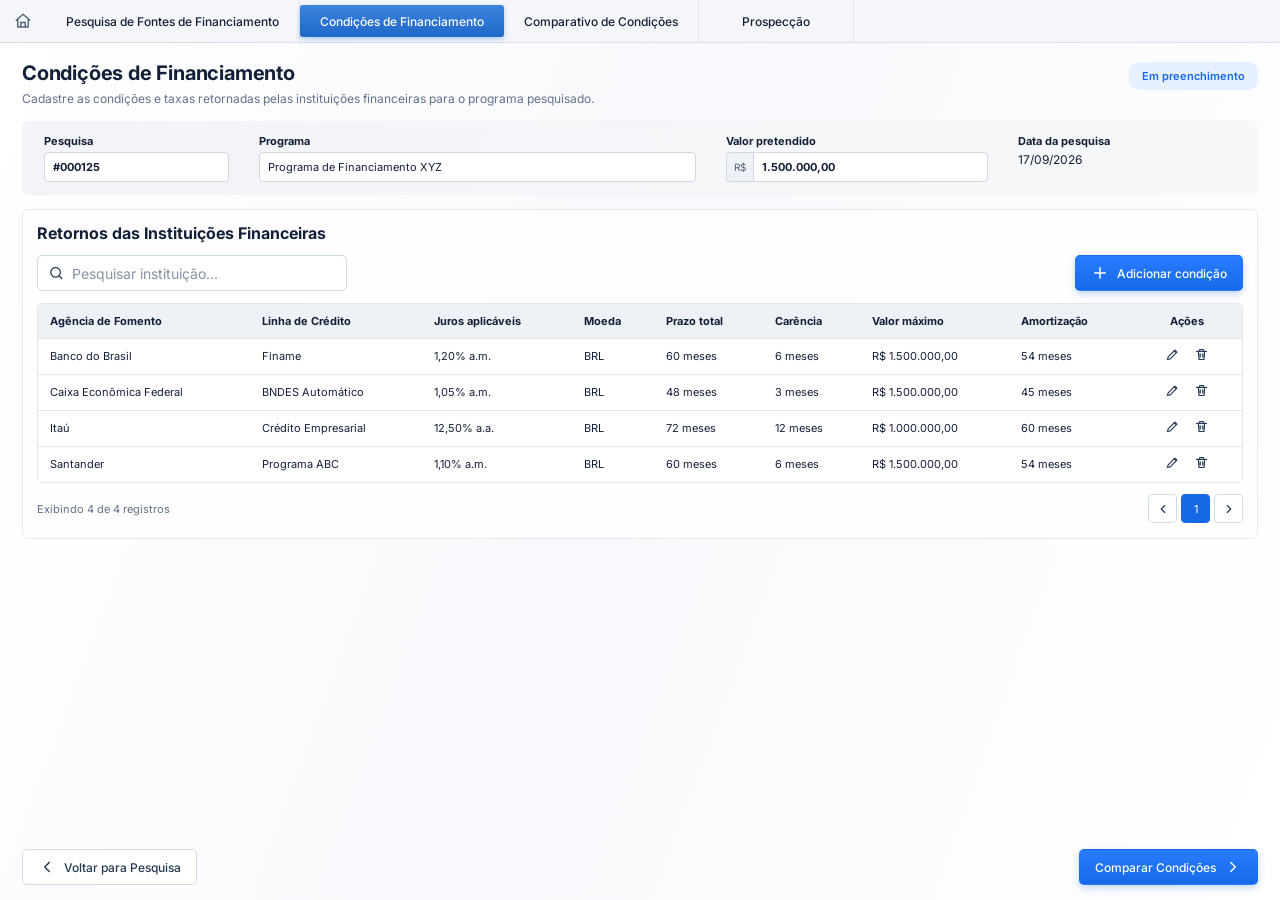
<file: index.html>
<!doctype html>
<html lang="pt-BR">
  <head>
    <meta charset="UTF-8" />
    <meta name="viewport" content="width=device-width, initial-scale=1.0" />
    <meta name="description" content="Condições de financiamento — SISCAP" />
    <title>SISCAP | Condições de Financiamento</title>
    <link rel="preconnect" href="https://fonts.googleapis.com" />
    <link rel="preconnect" href="https://fonts.gstatic.com" crossorigin />
    <link href="https://fonts.googleapis.com/css2?family=Inter:wght@400;500;600;700&display=swap" rel="stylesheet" />
    <link rel="stylesheet" href="styles.css" />
    <script src="script.js" defer></script>
  </head>
  <body>
    <header class="app-header">
      <nav class="main-nav" aria-label="Navegação principal">
        <a class="home-link" href="#" aria-label="Página inicial">
          <svg viewBox="0 0 24 24" aria-hidden="true"><path d="m3 11 9-8 9 8" /><path d="M5 10v10h14V10M9 20v-6h6v6" /></svg>
        </a>
        <a href="#">Pesquisa de Fontes de Financiamento</a>
        <a class="active" href="#" aria-current="page">Condições de Financiamento</a>
        <a href="comparativo.html">Comparativo de Condições</a>
        <a href="#">Prospecção</a>
      </nav>
    </header>

    <main class="page">
      <section class="page-intro" aria-labelledby="page-title">
        <div>
          <h1 id="page-title">Condições de Financiamento</h1>
          <p>Cadastre as condições e taxas retornadas pelas instituições financeiras para o programa pesquisado.</p>
        </div>
        <span class="status-badge">Em preenchimento</span>
      </section>

      <section class="research-summary" aria-label="Resumo da pesquisa">
        <dl>
          <div>
            <dt><label for="research-number">Pesquisa</label></dt>
            <dd><input id="research-number" name="research_number" type="text" value="#000125" /></dd>
          </div>
          <div>
            <dt><label for="research-program">Programa</label></dt>
            <dd><input id="research-program" name="research_program" type="text" value="Programa de Financiamento XYZ" /></dd>
          </div>
          <div>
            <dt><label for="intended-amount">Valor pretendido</label></dt>
            <dd>
              <div class="summary-input-group">
                <span>R$</span>
                <input id="intended-amount" name="intended_amount" type="text" inputmode="decimal" value="1.500.000,00" />
              </div>
            </dd>
          </div>
          <div><dt>Data da pesquisa</dt><dd>17/09/2026</dd></div>
        </dl>
      </section>

      <section class="results-card" aria-labelledby="results-title">
        <h2 id="results-title">Retornos das Instituições Financeiras</h2>
        <div class="results-toolbar">
          <label class="search-box" for="institution-search">
            <svg viewBox="0 0 24 24" aria-hidden="true"><circle cx="11" cy="11" r="7" /><path d="m20 20-4-4" /></svg>
            <span class="sr-only">Pesquisar instituição</span>
            <input id="institution-search" type="search" placeholder="Pesquisar instituição..." />
          </label>
          <button class="button button--primary" id="open-modal" type="button">
            <svg viewBox="0 0 24 24" aria-hidden="true"><path d="M12 5v14M5 12h14" /></svg>
            Adicionar condição
          </button>
        </div>

        <div class="table-wrap">
          <table>
            <thead>
              <tr>
                <th>Agência de Fomento</th><th>Linha de Crédito</th><th>Juros aplicáveis</th><th>Moeda</th>
                <th>Prazo total</th><th>Carência</th><th>Valor máximo</th><th>Amortização</th><th class="actions-heading">Ações</th>
              </tr>
            </thead>
            <tbody id="conditions-table-body">
              <tr>
                <td>Banco do Brasil</td><td>Finame</td><td>1,20% a.m.</td><td>BRL</td><td>60 meses</td><td>6 meses</td><td>R$ 1.500.000,00</td><td>54 meses</td>
                <td class="row-actions"><button type="button" aria-label="Editar Banco do Brasil" title="Editar"><svg viewBox="0 0 24 24" aria-hidden="true"><path d="m4 20 4.3-1 10.8-10.8-3.3-3.3L5 15.7zM14.7 6l3.3 3.3" /></svg></button><button type="button" aria-label="Excluir Banco do Brasil" title="Excluir"><svg viewBox="0 0 24 24" aria-hidden="true"><path d="M4 7h16M9 7V4h6v3M7 7l1 13h8l1-13M10 11v5M14 11v5" /></svg></button></td>
              </tr>
              <tr>
                <td>Caixa Econômica Federal</td><td>BNDES Automático</td><td>1,05% a.m.</td><td>BRL</td><td>48 meses</td><td>3 meses</td><td>R$ 1.500.000,00</td><td>45 meses</td>
                <td class="row-actions"><button type="button" aria-label="Editar Caixa Econômica Federal" title="Editar"><svg viewBox="0 0 24 24" aria-hidden="true"><path d="m4 20 4.3-1 10.8-10.8-3.3-3.3L5 15.7zM14.7 6l3.3 3.3" /></svg></button><button type="button" aria-label="Excluir Caixa Econômica Federal" title="Excluir"><svg viewBox="0 0 24 24" aria-hidden="true"><path d="M4 7h16M9 7V4h6v3M7 7l1 13h8l1-13M10 11v5M14 11v5" /></svg></button></td>
              </tr>
              <tr>
                <td>Itaú</td><td>Crédito Empresarial</td><td>12,50% a.a.</td><td>BRL</td><td>72 meses</td><td>12 meses</td><td>R$ 1.000.000,00</td><td>60 meses</td>
                <td class="row-actions"><button type="button" aria-label="Editar Itaú" title="Editar"><svg viewBox="0 0 24 24" aria-hidden="true"><path d="m4 20 4.3-1 10.8-10.8-3.3-3.3L5 15.7zM14.7 6l3.3 3.3" /></svg></button><button type="button" aria-label="Excluir Itaú" title="Excluir"><svg viewBox="0 0 24 24" aria-hidden="true"><path d="M4 7h16M9 7V4h6v3M7 7l1 13h8l1-13M10 11v5M14 11v5" /></svg></button></td>
              </tr>
              <tr>
                <td>Santander</td><td>Programa ABC</td><td>1,10% a.m.</td><td>BRL</td><td>60 meses</td><td>6 meses</td><td>R$ 1.500.000,00</td><td>54 meses</td>
                <td class="row-actions"><button type="button" aria-label="Editar Santander" title="Editar"><svg viewBox="0 0 24 24" aria-hidden="true"><path d="m4 20 4.3-1 10.8-10.8-3.3-3.3L5 15.7zM14.7 6l3.3 3.3" /></svg></button><button type="button" aria-label="Excluir Santander" title="Excluir"><svg viewBox="0 0 24 24" aria-hidden="true"><path d="M4 7h16M9 7V4h6v3M7 7l1 13h8l1-13M10 11v5M14 11v5" /></svg></button></td>
              </tr>
            </tbody>
          </table>
        </div>

        <div class="table-footer">
          <span id="records-count">Exibindo 4 de 4 registros</span>
          <nav class="pagination" aria-label="Paginação">
            <button type="button" aria-label="Página anterior"><svg viewBox="0 0 24 24" aria-hidden="true"><path d="m15 18-6-6 6-6" /></svg></button>
            <button class="active" type="button" aria-current="page">1</button>
            <button type="button" aria-label="Próxima página"><svg viewBox="0 0 24 24" aria-hidden="true"><path d="m9 18 6-6-6-6" /></svg></button>
          </nav>
        </div>
      </section>

      <div class="page-actions">
        <button class="button button--secondary" type="button"><svg viewBox="0 0 24 24" aria-hidden="true"><path d="m15 18-6-6 6-6" /></svg>Voltar para Pesquisa</button>
        <a class="button button--primary" href="comparativo.html">Comparar Condições<svg viewBox="0 0 24 24" aria-hidden="true"><path d="m9 18 6-6-6-6" /></svg></a>
      </div>
    </main>

    <div class="modal-backdrop" id="financing-modal" hidden>
      <section class="modal" role="dialog" aria-modal="true" aria-labelledby="modal-title" aria-describedby="modal-description">
        <header class="modal__header">
          <div><h2 id="modal-title">Adicionar condição de financiamento</h2><p id="modal-description" class="sr-only">Preencha os dados da condição de financiamento.</p></div>
          <button class="icon-button" id="close-modal" type="button" aria-label="Fechar modal"><svg viewBox="0 0 24 24" aria-hidden="true"><path d="M6 6l12 12M18 6 6 18" /></svg></button>
        </header>

        <form id="condition-form">
          <div class="modal__body">
            <div class="form-grid">
              <div class="field field--half">
                <label for="agency">Agência de Fomento <span>*</span></label>
                <select id="agency" name="agency" required><option value="" selected disabled>Selecione...</option><option>Banco do Brasil</option><option>Caixa Econômica Federal</option><option>Itaú</option><option>Santander</option><option>Banestes</option><option>Bandes</option><option>BNDES</option></select>
              </div>
              <div class="field field--half"><label for="credit-line">Nome da Linha de Crédito <span>*</span></label><input id="credit-line" name="credit_line" type="text" required /></div>
              <div class="field field--full"><label for="object">Objeto</label><textarea id="object" name="object" rows="2"></textarea></div>
              <div class="field field--third"><label for="max-credit">Valor Máximo do Crédito</label><div class="input-group input-group--prefix"><span>R$</span><input id="max-credit" name="max_credit" type="text" inputmode="decimal" /></div></div>
              <div class="field field--third"><label for="currency">Moeda <span>*</span></label><select id="currency" name="currency" required><option value="BRL">Real (BRL)</option><option value="USD">Dólar (USD)</option><option value="EUR">Euro (EUR)</option><option value="GBP">Libra (GBP)</option></select></div>
              <div class="field field--third"><label for="counterpart">Contrapartida</label><div class="input-group"><input id="counterpart" name="counterpart" type="number" min="0" step="0.01" /><span>%</span></div></div>

              <fieldset class="form-section">
                <legend>Taxas</legend>
                <div class="section-grid section-grid--rates">
                  <div class="field"><label for="applicable-interest">Juros aplicáveis <span>*</span></label><div class="input-group"><input id="applicable-interest" name="applicable_interest" type="number" min="0" step="0.01" required /><span>%</span></div></div>
                  <div class="field"><label for="interest-periodicity">Periodicidade <span>*</span></label><select id="interest-periodicity" name="interest_periodicity" required><option value="" selected disabled>Selecione...</option><option value="a.m.">Mensal</option><option value="a.a.">Anual</option></select></div>
                  <div class="field"><label for="grace-interest">Juros de Carência</label><div class="input-group"><input id="grace-interest" name="grace_interest" type="number" min="0" step="0.01" /><span>%</span></div></div>
                  <div class="field"><label for="amortization-interest">Juros de Amortização</label><div class="input-group"><input id="amortization-interest" name="amortization_interest" type="number" min="0" step="0.01" /><span>%</span></div></div>
                  <div class="field"><label for="commitment-fee">Comissão de Compromisso</label><div class="input-group"><input id="commitment-fee" name="commitment_fee" type="number" min="0" step="0.01" /><span>%</span></div></div>
                  <div class="field"><label for="evaluation-fee">Comissão de Avaliação</label><div class="input-group"><input id="evaluation-fee" name="evaluation_fee" type="number" min="0" step="0.01" /><span>%</span></div></div>
                  <div class="field"><label for="opening-fee">Taxa de Abertura</label><div class="input-group input-group--prefix"><span>R$</span><input id="opening-fee" name="opening_fee" type="text" inputmode="decimal" /></div></div>
                  <div class="field"><label for="other-fees">Demais Encargos e Comissões</label><input id="other-fees" name="other_fees" type="text" /></div>
                </div>
              </fieldset>

              <fieldset class="form-section">
                <legend>Prazos</legend>
                <div class="section-grid section-grid--terms">
                  <div class="field"><label for="grace-term">Carência</label><div class="input-group"><input id="grace-term" name="grace_term" type="number" min="0" /><span>meses</span></div></div>
                  <div class="field"><label for="amortization-term">Amortização</label><div class="input-group"><input id="amortization-term" name="amortization_term" type="number" min="0" /><span>meses</span></div></div>
                  <div class="field"><label for="total-term">Total <span>*</span></label><div class="input-group"><input id="total-term" name="total_term" type="number" min="1" required /><span>meses</span></div></div>
                </div>
              </fieldset>

              <div class="field field--half"><label for="guarantee">Garantia</label><textarea id="guarantee" name="guarantee" rows="3"></textarea></div>
              <div class="field field--half"><label for="other-information">Outras informações</label><textarea id="other-information" name="other_information" rows="3"></textarea></div>
            </div>
          </div>
          <footer class="modal__footer">
            <button class="button button--secondary" id="cancel-modal" type="button">Cancelar</button>
            <button class="button button--primary" type="submit">Salvar condição</button>
          </footer>
        </form>
      </section>
    </div>
  </body>
</html>
</file>
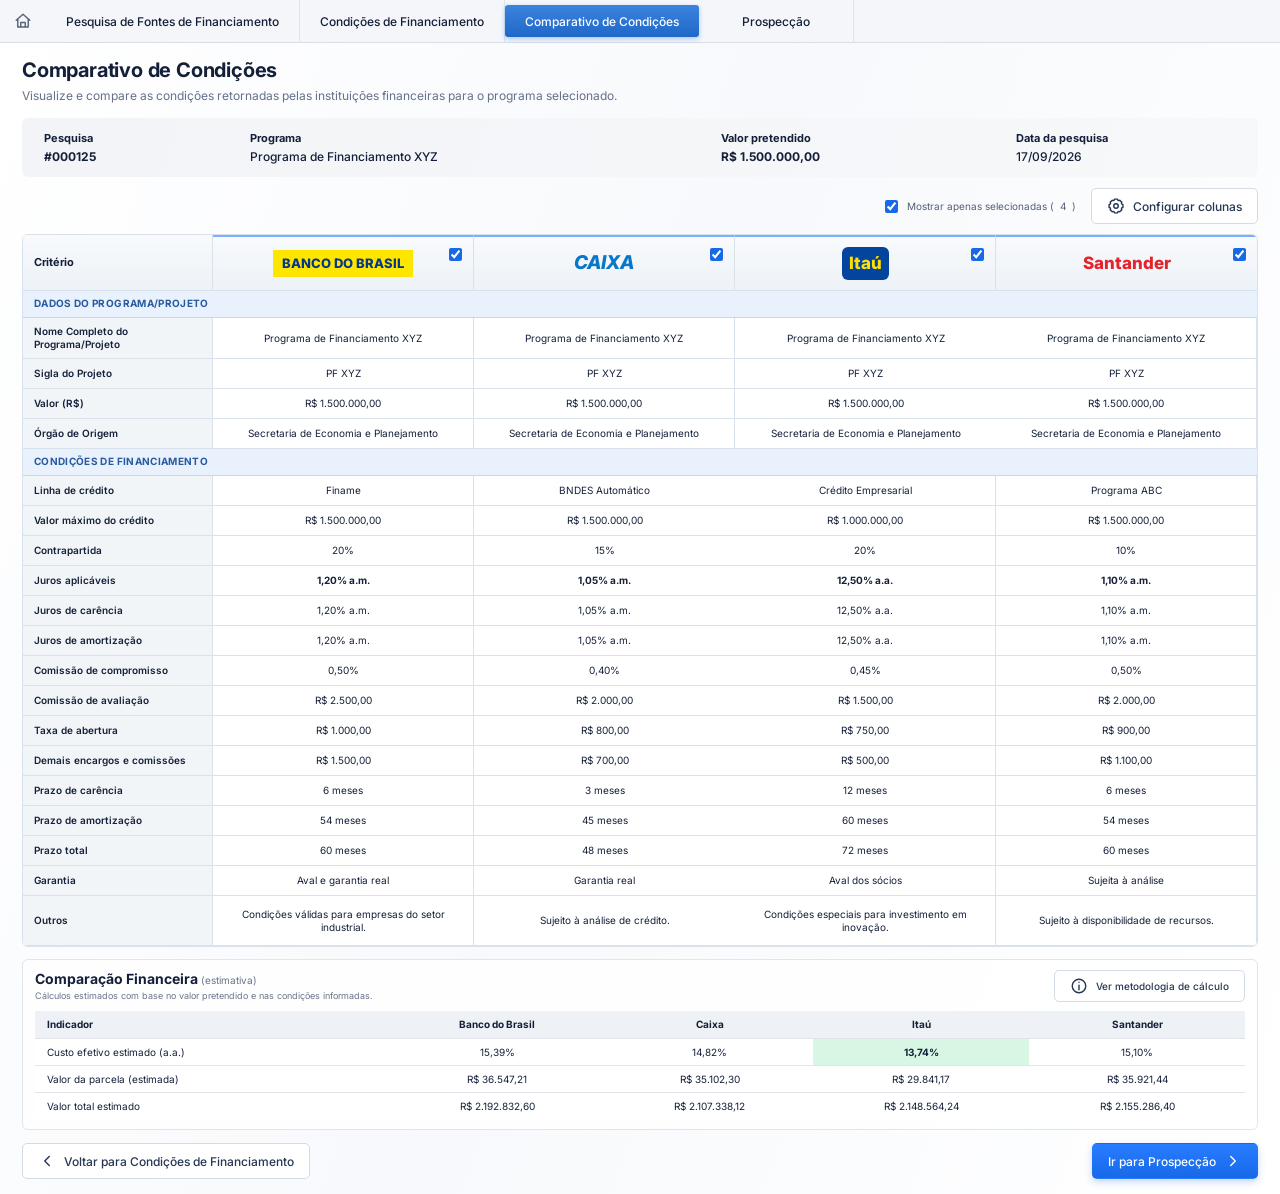
<file: comparativo.html>
<!doctype html>
<html lang="pt-BR">
  <head>
    <meta charset="UTF-8" />
    <meta name="viewport" content="width=device-width, initial-scale=1.0" />
    <meta name="description" content="Comparativo de condições de financiamento — SISCAP" />
    <title>SISCAP | Comparativo de Condições</title>
    <link rel="preconnect" href="https://fonts.googleapis.com" />
    <link rel="preconnect" href="https://fonts.gstatic.com" crossorigin />
    <link href="https://fonts.googleapis.com/css2?family=Inter:wght@400;500;600;700&display=swap" rel="stylesheet" />
    <link rel="stylesheet" href="styles.css" />
    <link rel="stylesheet" href="comparativo.css" />
    <script src="comparativo.js" defer></script>
  </head>
  <body>
    <header class="app-header">
      <nav class="main-nav" aria-label="Navegação principal">
        <a class="home-link" href="index.html" aria-label="Página inicial">
          <svg viewBox="0 0 24 24" aria-hidden="true"><path d="m3 11 9-8 9 8" /><path d="M5 10v10h14V10M9 20v-6h6v6" /></svg>
        </a>
        <a href="#">Pesquisa de Fontes de Financiamento</a>
        <a href="index.html">Condições de Financiamento</a>
        <a class="active" href="comparativo.html" aria-current="page">Comparativo de Condições</a>
        <a href="#">Prospecção</a>
      </nav>
    </header>

    <main class="page comparison-page">
      <section class="page-intro" aria-labelledby="page-title">
        <div>
          <h1 id="page-title">Comparativo de Condições</h1>
          <p>Visualize e compare as condições retornadas pelas instituições financeiras para o programa selecionado.</p>
        </div>
      </section>

      <section class="research-summary comparison-summary" aria-label="Resumo da pesquisa">
        <dl>
          <div><dt>Pesquisa</dt><dd>#000125</dd></div>
          <div><dt>Programa</dt><dd>Programa de Financiamento XYZ</dd></div>
          <div><dt>Valor pretendido</dt><dd>R$ 1.500.000,00</dd></div>
          <div><dt>Data da pesquisa</dt><dd>17/09/2026</dd></div>
        </dl>
      </section>

      <div class="comparison-toolbar">
        <div class="comparison-controls">
          <label class="toggle-control"><input id="show-selected" type="checkbox" checked /> Mostrar apenas selecionadas (<span id="selected-count">4</span>)</label>
          <button class="button button--secondary" type="button"><svg viewBox="0 0 24 24" aria-hidden="true"><circle cx="12" cy="12" r="3" /><path d="M19.4 15a1.7 1.7 0 0 0 .3 1.9l.1.1-2.8 2.8-.1-.1a1.7 1.7 0 0 0-1.9-.3 1.7 1.7 0 0 0-1 1.6v.2h-4V21a1.7 1.7 0 0 0-1-1.6 1.7 1.7 0 0 0-1.9.3l-.1.1L4.2 17l.1-.1a1.7 1.7 0 0 0 .3-1.9A1.7 1.7 0 0 0 3 14H2.8v-4H3a1.7 1.7 0 0 0 1.6-1 1.7 1.7 0 0 0-.3-1.9L4.2 7 7 4.2l.1.1a1.7 1.7 0 0 0 1.9.3A1.7 1.7 0 0 0 10 3V2.8h4V3a1.7 1.7 0 0 0 1 1.6 1.7 1.7 0 0 0 1.9-.3l.1-.1L19.8 7l-.1.1a1.7 1.7 0 0 0-.3 1.9 1.7 1.7 0 0 0 1.6 1h.2v4H21a1.7 1.7 0 0 0-1.6 1Z" /></svg>Configurar colunas</button>
        </div>
      </div>

      <section class="matrix-card" aria-label="Matriz comparativa das condições">
        <div class="comparison-matrix" id="comparison-matrix">
          <div class="matrix-cell matrix-heading criterion-heading">Critério</div>
          <div class="matrix-cell matrix-heading agency-heading" data-agency="bb">
            <label><input class="agency-selector" type="checkbox" data-target="bb" checked /><span class="agency-logo agency-logo--bb">BANCO DO BRASIL</span></label>
          </div>
          <div class="matrix-cell matrix-heading agency-heading" data-agency="caixa">
            <label><input class="agency-selector" type="checkbox" data-target="caixa" checked /><span class="agency-logo agency-logo--caixa">CAIXA</span></label>
          </div>
          <div class="matrix-cell matrix-heading agency-heading" data-agency="itau">
            <label><input class="agency-selector" type="checkbox" data-target="itau" checked /><span class="agency-logo agency-logo--itau">Itaú</span></label>
          </div>
          <div class="matrix-cell matrix-heading agency-heading" data-agency="santander">
            <label><input class="agency-selector" type="checkbox" data-target="santander" checked /><span class="agency-logo agency-logo--santander">Santander</span></label>
          </div>

          <div class="matrix-group">Dados do Programa/Projeto</div>
          <div class="matrix-cell criterion">Nome Completo do Programa/Projeto</div><div class="matrix-cell" data-agency="bb">Programa de Financiamento XYZ</div><div class="matrix-cell" data-agency="caixa">Programa de Financiamento XYZ</div><div class="matrix-cell" data-agency="itau">Programa de Financiamento XYZ</div><div class="matrix-cell" data-agency="santander">Programa de Financiamento XYZ</div>
          <div class="matrix-cell criterion">Sigla do Projeto</div><div class="matrix-cell" data-agency="bb">PF XYZ</div><div class="matrix-cell" data-agency="caixa">PF XYZ</div><div class="matrix-cell" data-agency="itau">PF XYZ</div><div class="matrix-cell" data-agency="santander">PF XYZ</div>
          <div class="matrix-cell criterion">Valor (R$)</div><div class="matrix-cell" data-agency="bb">R$ 1.500.000,00</div><div class="matrix-cell" data-agency="caixa">R$ 1.500.000,00</div><div class="matrix-cell" data-agency="itau">R$ 1.500.000,00</div><div class="matrix-cell" data-agency="santander">R$ 1.500.000,00</div>
          <div class="matrix-cell criterion">Órgão de Origem</div><div class="matrix-cell" data-agency="bb">Secretaria de Economia e Planejamento</div><div class="matrix-cell" data-agency="caixa">Secretaria de Economia e Planejamento</div><div class="matrix-cell" data-agency="itau">Secretaria de Economia e Planejamento</div><div class="matrix-cell" data-agency="santander">Secretaria de Economia e Planejamento</div>

          <div class="matrix-group">Condições de Financiamento</div>
          <div class="matrix-cell criterion">Linha de crédito</div><div class="matrix-cell" data-agency="bb">Finame</div><div class="matrix-cell" data-agency="caixa">BNDES Automático</div><div class="matrix-cell" data-agency="itau">Crédito Empresarial</div><div class="matrix-cell" data-agency="santander">Programa ABC</div>
          <div class="matrix-cell criterion">Valor máximo do crédito</div><div class="matrix-cell" data-agency="bb">R$ 1.500.000,00</div><div class="matrix-cell" data-agency="caixa">R$ 1.500.000,00</div><div class="matrix-cell" data-agency="itau">R$ 1.000.000,00</div><div class="matrix-cell" data-agency="santander">R$ 1.500.000,00</div>
          <div class="matrix-cell criterion">Contrapartida</div><div class="matrix-cell" data-agency="bb">20%</div><div class="matrix-cell" data-agency="caixa">15%</div><div class="matrix-cell" data-agency="itau">20%</div><div class="matrix-cell" data-agency="santander">10%</div>
          <div class="matrix-cell criterion">Juros aplicáveis</div><div class="matrix-cell emphasis" data-agency="bb">1,20% a.m.</div><div class="matrix-cell emphasis" data-agency="caixa">1,05% a.m.</div><div class="matrix-cell emphasis" data-agency="itau">12,50% a.a.</div><div class="matrix-cell emphasis" data-agency="santander">1,10% a.m.</div>
          <div class="matrix-cell criterion">Juros de carência</div><div class="matrix-cell" data-agency="bb">1,20% a.m.</div><div class="matrix-cell" data-agency="caixa">1,05% a.m.</div><div class="matrix-cell" data-agency="itau">12,50% a.a.</div><div class="matrix-cell" data-agency="santander">1,10% a.m.</div>
          <div class="matrix-cell criterion">Juros de amortização</div><div class="matrix-cell" data-agency="bb">1,20% a.m.</div><div class="matrix-cell" data-agency="caixa">1,05% a.m.</div><div class="matrix-cell" data-agency="itau">12,50% a.a.</div><div class="matrix-cell" data-agency="santander">1,10% a.m.</div>
          <div class="matrix-cell criterion">Comissão de compromisso</div><div class="matrix-cell" data-agency="bb">0,50%</div><div class="matrix-cell" data-agency="caixa">0,40%</div><div class="matrix-cell" data-agency="itau">0,45%</div><div class="matrix-cell" data-agency="santander">0,50%</div>
          <div class="matrix-cell criterion">Comissão de avaliação</div><div class="matrix-cell" data-agency="bb">R$ 2.500,00</div><div class="matrix-cell" data-agency="caixa">R$ 2.000,00</div><div class="matrix-cell" data-agency="itau">R$ 1.500,00</div><div class="matrix-cell" data-agency="santander">R$ 2.000,00</div>
          <div class="matrix-cell criterion">Taxa de abertura</div><div class="matrix-cell" data-agency="bb">R$ 1.000,00</div><div class="matrix-cell" data-agency="caixa">R$ 800,00</div><div class="matrix-cell" data-agency="itau">R$ 750,00</div><div class="matrix-cell" data-agency="santander">R$ 900,00</div>
          <div class="matrix-cell criterion">Demais encargos e comissões</div><div class="matrix-cell" data-agency="bb">R$ 1.500,00</div><div class="matrix-cell" data-agency="caixa">R$ 700,00</div><div class="matrix-cell" data-agency="itau">R$ 500,00</div><div class="matrix-cell" data-agency="santander">R$ 1.100,00</div>
          <div class="matrix-cell criterion">Prazo de carência</div><div class="matrix-cell" data-agency="bb">6 meses</div><div class="matrix-cell" data-agency="caixa">3 meses</div><div class="matrix-cell" data-agency="itau">12 meses</div><div class="matrix-cell" data-agency="santander">6 meses</div>
          <div class="matrix-cell criterion">Prazo de amortização</div><div class="matrix-cell" data-agency="bb">54 meses</div><div class="matrix-cell" data-agency="caixa">45 meses</div><div class="matrix-cell" data-agency="itau">60 meses</div><div class="matrix-cell" data-agency="santander">54 meses</div>
          <div class="matrix-cell criterion">Prazo total</div><div class="matrix-cell" data-agency="bb">60 meses</div><div class="matrix-cell" data-agency="caixa">48 meses</div><div class="matrix-cell" data-agency="itau">72 meses</div><div class="matrix-cell" data-agency="santander">60 meses</div>
          <div class="matrix-cell criterion">Garantia</div><div class="matrix-cell" data-agency="bb">Aval e garantia real</div><div class="matrix-cell" data-agency="caixa">Garantia real</div><div class="matrix-cell" data-agency="itau">Aval dos sócios</div><div class="matrix-cell" data-agency="santander">Sujeita à análise</div>
          <div class="matrix-cell criterion">Outros</div><div class="matrix-cell observations" data-agency="bb">Condições válidas para empresas do setor industrial.</div><div class="matrix-cell observations" data-agency="caixa">Sujeito à análise de crédito.</div><div class="matrix-cell observations" data-agency="itau">Condições especiais para investimento em inovação.</div><div class="matrix-cell observations" data-agency="santander">Sujeito à disponibilidade de recursos.</div>
        </div>
      </section>

      <section class="financial-card" aria-labelledby="financial-title">
        <div class="financial-heading">
          <div><h2 id="financial-title">Comparação Financeira <small>(estimativa)</small></h2><p>Cálculos estimados com base no valor pretendido e nas condições informadas.</p></div>
          <button class="button button--secondary" type="button"><svg viewBox="0 0 24 24" aria-hidden="true"><circle cx="12" cy="12" r="9" /><path d="M12 11v6M12 7h.01" /></svg>Ver metodologia de cálculo</button>
        </div>
        <div class="financial-table-wrap">
          <table class="financial-table">
            <thead><tr><th>Indicador</th><th>Banco do Brasil</th><th>Caixa</th><th>Itaú</th><th>Santander</th></tr></thead>
            <tbody>
              <tr><td>Custo efetivo estimado (a.a.)</td><td>15,39%</td><td>14,82%</td><td class="best-value">13,74%</td><td>15,10%</td></tr>
              <tr><td>Valor da parcela (estimada)</td><td>R$ 36.547,21</td><td>R$ 35.102,30</td><td>R$ 29.841,17</td><td>R$ 35.921,44</td></tr>
              <tr><td>Valor total estimado</td><td>R$ 2.192.832,60</td><td>R$ 2.107.338,12</td><td>R$ 2.148.564,24</td><td>R$ 2.155.286,40</td></tr>
            </tbody>
          </table>
        </div>
      </section>

      <div class="page-actions comparison-actions">
        <a class="button button--secondary" href="index.html"><svg viewBox="0 0 24 24" aria-hidden="true"><path d="m15 18-6-6 6-6" /></svg>Voltar para Condições de Financiamento</a>
        <button class="button button--primary" type="button">Ir para Prospecção<svg viewBox="0 0 24 24" aria-hidden="true"><path d="m9 18 6-6-6-6" /></svg></button>
      </div>
    </main>
  </body>
</html>
</file>
<file: styles.css>
:root {
  --primary: #1769e8;
  --text: #142039;
  --muted: #64718a;
  --surface: #ffffff;
  --page: #f8fafc;
  --shadow: 0 12px 34px rgba(18, 32, 57, 0.2);
}

* { box-sizing: border-box; }

html {
  min-width: 320px;
  color: var(--text);
  font-family: "Inter", Arial, sans-serif;
  font-size: 14px;
  background: var(--page);
}

body {
  min-height: 100vh;
  margin: 0;
  background: linear-gradient(110deg, #fff 0%, #f7f9fc 48%, #fff 100%);
}

body.modal-open { overflow: hidden; }
button, input, select { font: inherit; }
button, a { -webkit-tap-highlight-color: transparent; }
a { color: inherit; text-decoration: none; }

svg {
  width: 18px;
  height: 18px;
  fill: none;
  stroke: currentColor;
  stroke-width: 1.9;
  stroke-linecap: round;
  stroke-linejoin: round;
}

.app-header {
  height: 43px;
  border-bottom: 1px solid #d8dee7;
  background: #f4f6f9;
}

.main-nav { width: 100%; height: 100%; display: flex; align-items: stretch; }
.main-nav a {
  min-width: 155px;
  padding: 0 20px;
  display: flex;
  align-items: center;
  justify-content: center;
  border-right: 1px solid #e0e4ea;
  font-size: 12px;
  font-weight: 500;
  white-space: nowrap;
}

.main-nav a:hover, .main-nav a:focus-visible { background: #eaf1fd; }
.main-nav .home-link { min-width: 46px; width: 46px; padding: 0; border-right: 0; color: #53637b; }
.main-nav .active {
  margin: 5px 0;
  min-width: 190px;
  border: 0;
  border-radius: 3px;
  color: #fff;
  background: linear-gradient(#3c83de, #1f68c8);
  box-shadow: 0 2px 5px rgba(23, 105, 232, 0.32);
}

.page {
  width: calc(100% - 44px);
  min-height: calc(100vh - 43px);
  margin: 0 auto;
  padding: 18px 0 15px;
  display: flex;
  flex-direction: column;
}

.page-intro { display: flex; align-items: flex-start; justify-content: space-between; gap: 20px; }
.page-intro h1 { margin: 0 0 6px; font-size: 20px; line-height: 1.2; font-weight: 700; letter-spacing: -0.2px; }
.page-intro p { margin: 0; color: var(--muted); font-size: 12px; }
.status-badge {
  margin-top: 1px;
  padding: 7px 13px;
  border-radius: 9px;
  color: #1769e8;
  background: #e6f0ff;
  font-size: 11px;
  font-weight: 600;
  white-space: nowrap;
}

.research-summary { margin-top: 15px; padding: 13px 22px; border-radius: 6px; background: linear-gradient(105deg, #f2f4f7, #f7f8fa); }
.research-summary dl { margin: 0; display: grid; grid-template-columns: .85fr 2fr 1.2fr 1fr; gap: 30px; }
.research-summary dt { margin-bottom: 4px; font-size: 11px; font-weight: 700; }
.research-summary dd { margin: 0; font-size: 12px; white-space: nowrap; }
.research-summary div:first-child input, .research-summary div:nth-child(3) input { font-weight: 700; }
.research-summary input {
  width: 100%;
  height: 30px;
  padding: 0 8px;
  border: 1px solid #d2d9e3;
  border-radius: 4px;
  outline: 0;
  color: var(--text);
  background: #fff;
  font-size: 11px;
}
.research-summary input:focus {
  border-color: #4389ec;
  box-shadow: 0 0 0 3px rgba(23, 105, 232, .12);
}
.summary-input-group { display: flex; }
.summary-input-group span {
  height: 30px;
  padding: 0 7px;
  display: grid;
  place-items: center;
  border: 1px solid #d2d9e3;
  border-right: 0;
  border-radius: 4px 0 0 4px;
  color: #536079;
  background: #eef1f5;
  font-size: 10px;
}
.summary-input-group input { border-radius: 0 4px 4px 0; }

.results-card {
  margin-top: 14px;
  padding: 13px 14px 15px;
  border: 1px solid #e7ebf0;
  border-radius: 6px;
  background: rgba(255, 255, 255, 0.72);
}

.results-card h2 { margin: 0 0 12px; font-size: 16px; line-height: 1.25; }
.results-toolbar { margin-bottom: 12px; display: flex; align-items: center; justify-content: space-between; gap: 16px; }
.search-box {
  width: 310px;
  height: 36px;
  padding: 0 10px;
  display: flex;
  align-items: center;
  gap: 8px;
  border: 1px solid #cfd7e2;
  border-radius: 5px;
  color: #30415d;
  background: #fff;
}

.search-box input { width: 100%; height: 100%; padding: 0; border: 0; outline: 0; color: var(--text); background: transparent; }
.search-box input::placeholder { color: #8792a5; }
.button {
  min-height: 36px;
  padding: 0 15px;
  display: inline-flex;
  align-items: center;
  justify-content: center;
  gap: 8px;
  border: 1px solid transparent;
  border-radius: 5px;
  cursor: pointer;
  font-size: 12px;
  font-weight: 500;
  transition: background-color .15s ease, box-shadow .15s ease, transform .1s ease;
}

.button:active { transform: translateY(1px); }
.button--primary { color: #fff; background: linear-gradient(#287cff, #1769e8); box-shadow: 0 3px 7px rgba(23, 105, 232, 0.25); }
.button--primary:hover, .button--primary:focus-visible { background: linear-gradient(#176fe9, #0d57ca); }
.button--secondary { color: #263753; border-color: #d3dbe7; background: #fff; }
.button--secondary:hover, .button--secondary:focus-visible { background: #f4f7fb; }

.table-wrap { overflow-x: auto; border: 1px solid #e3e7ed; border-radius: 5px; }
table { width: 100%; min-width: 980px; border-collapse: collapse; background: #fff; }
th, td { height: 36px; padding: 0 12px; border-bottom: 1px solid #e1e5eb; text-align: left; font-size: 11px; white-space: nowrap; }
th { height: 34px; font-weight: 700; background: #eef1f5; }
tbody tr:last-child td { border-bottom: 0; }
tbody tr:hover { background: #f8fbff; }
.actions-heading, .row-actions { text-align: center; }
.row-actions button, .pagination button, .icon-button { padding: 0; border: 0; color: #273a58; background: transparent; cursor: pointer; }
.row-actions button { margin: 0 7px; }
.row-actions svg { width: 15px; height: 15px; }
.table-footer { margin-top: 11px; display: flex; align-items: center; justify-content: space-between; color: var(--muted); font-size: 11px; }
.pagination { display: flex; gap: 4px; }
.pagination button { width: 29px; height: 29px; display: grid; place-items: center; border: 1px solid #d5dde8; border-radius: 4px; background: #fff; }
.pagination button.active { color: #fff; border-color: var(--primary); background: var(--primary); }
.pagination svg { width: 14px; height: 14px; }
.page-actions { margin-top: auto; padding-top: 22px; display: flex; justify-content: space-between; }

.modal-backdrop {
  position: fixed;
  z-index: 1000;
  inset: 0;
  padding: 20px;
  display: grid;
  place-items: center;
  overflow-y: auto;
  background: rgba(31, 42, 58, 0.13);
  backdrop-filter: blur(1.5px);
}

.modal-backdrop[hidden] { display: none; }
.modal {
  width: min(920px, 100%);
  border: 1px solid #d8dee7;
  border-radius: 6px;
  background: #fff;
  box-shadow: var(--shadow);
  animation: modal-in .18s ease-out;
}

@keyframes modal-in { from { opacity: 0; transform: translateY(10px) scale(.985); } }
.modal__header { min-height: 48px; padding: 0 14px; display: flex; align-items: center; justify-content: space-between; }
.modal__header h2 { margin: 0; font-size: 15px; }
.icon-button { width: 32px; height: 32px; display: grid; place-items: center; border-radius: 4px; }
.icon-button:hover, .icon-button:focus-visible { background: #f0f3f7; }
.modal__body { padding: 6px 14px 13px; }
.form-grid { display: grid; grid-template-columns: repeat(12, minmax(0, 1fr)); gap: 13px 16px; }
.field { min-width: 0; }
.field--half { grid-column: span 6; }
.field--third { grid-column: span 4; }
.field--full, .form-section { grid-column: 1 / -1; }
.form-section {
  min-width: 0;
  margin: 0;
  padding: 10px 12px 12px;
  border: 1px solid #dce2ea;
  border-radius: 5px;
}
.form-section legend {
  padding: 0 6px;
  font-size: 11px;
  font-weight: 700;
}
.section-grid { display: grid; gap: 12px; }
.section-grid--rates { grid-template-columns: repeat(4, minmax(0, 1fr)); }
.section-grid--terms { grid-template-columns: repeat(3, minmax(0, 1fr)); }
.field label { display: block; margin-bottom: 5px; font-size: 10px; font-weight: 500; }
.field label span { color: #dc3147; }
.field input, .field select, .field textarea {
  width: 100%;
  padding: 0 9px;
  border: 1px solid #cbd4e0;
  border-radius: 4px;
  outline: 0;
  color: var(--text);
  background: #fff;
  font-size: 10px;
}
.field input, .field select { height: 30px; }
.field textarea { min-height: 52px; padding-block: 8px; resize: vertical; }

.field input:focus, .field select:focus, .field textarea:focus { border-color: #4389ec; box-shadow: 0 0 0 3px rgba(23, 105, 232, .12); }
.input-group { display: flex; }
.input-group input { min-width: 0; border-radius: 4px 0 0 4px; }
.input-group > span {
  min-width: 30px;
  height: 30px;
  padding: 0 8px;
  display: grid;
  place-items: center;
  border: 1px solid #cbd4e0;
  border-left: 0;
  border-radius: 0 4px 4px 0;
  color: #536079;
  background: #f0f2f5;
  font-size: 10px;
}

.input-group--prefix > span { border-right: 0; border-left: 1px solid #cbd4e0; border-radius: 4px 0 0 4px; }
.input-group--prefix input { border-radius: 0 4px 4px 0; }
.modal__footer { min-height: 51px; padding: 10px 13px; display: flex; align-items: center; justify-content: flex-end; gap: 9px; border-top: 1px solid #e5e9ee; }
.modal__footer .button { min-height: 34px; }
.sr-only { position: absolute; width: 1px; height: 1px; padding: 0; margin: -1px; overflow: hidden; clip: rect(0, 0, 0, 0); white-space: nowrap; border: 0; }

@media (max-width: 900px) {
  .main-nav { overflow-x: auto; }
  .research-summary dl { grid-template-columns: repeat(2, 1fr); }
  .research-summary dd { white-space: normal; }
}

@media (max-width: 680px) {
  .page { width: calc(100% - 28px); }
  .page-intro { flex-direction: column; }
  .results-toolbar { align-items: stretch; flex-direction: column; }
  .search-box { width: 100%; }
  .results-toolbar .button { align-self: flex-end; }
  .form-grid { grid-template-columns: 1fr; }
  .field--half, .field--third, .field--full, .form-section { grid-column: auto; }
  .section-grid--rates, .section-grid--terms { grid-template-columns: 1fr; }
}

@media (max-width: 480px) {
  .research-summary dl { grid-template-columns: 1fr; }
  .table-footer, .page-actions { align-items: stretch; flex-direction: column; gap: 12px; }
  .pagination { align-self: flex-end; }
  .page-actions .button { width: 100%; }
}
</file>
<file: comparativo.css>
.comparison-page {
  padding-top: 15px;
}

.comparison-summary dl {
  grid-template-columns: .8fr 2fr 1.2fr 1fr;
}

.comparison-summary dd {
  font-weight: 500;
}

.comparison-summary div:first-child dd,
.comparison-summary div:nth-child(3) dd {
  font-weight: 700;
}

.comparison-toolbar {
  margin-top: 11px;
  display: flex;
  align-items: center;
  justify-content: flex-end;
  gap: 14px;
}

.comparison-controls {
  display: flex;
  align-items: center;
  gap: 15px;
  white-space: nowrap;
}

.toggle-control {
  display: flex;
  align-items: center;
  gap: 6px;
  color: #536079;
  font-size: 10px;
  cursor: pointer;
}

.toggle-control input,
.agency-selector {
  accent-color: #1769e8;
}

.matrix-card {
  margin-top: 10px;
  overflow-x: auto;
  border: 1px solid #d9e1eb;
  border-radius: 6px;
  background: #fff;
}

.comparison-matrix {
  min-width: 1000px;
  display: grid;
  grid-template-columns: 190px repeat(4, minmax(185px, 1fr));
}

.matrix-cell {
  min-height: 30px;
  padding: 7px 11px;
  display: flex;
  align-items: center;
  justify-content: center;
  border-right: 1px solid #d9e1eb;
  border-bottom: 1px solid #d9e1eb;
  text-align: center;
  font-size: 10px;
  line-height: 1.3;
}

.matrix-cell:nth-child(5n) {
  border-right: 0;
}

.matrix-heading {
  min-height: 56px;
  background: linear-gradient(#f8fafc, #edf2f7);
  font-weight: 700;
}

.criterion-heading {
  justify-content: flex-start;
  font-size: 11px;
}

.agency-heading {
  position: relative;
  border-top: 2px solid #79affb;
}

.agency-heading label {
  width: 100%;
  display: flex;
  align-items: center;
  justify-content: center;
}

.agency-selector {
  position: absolute;
  top: 8px;
  right: 8px;
}

.agency-logo {
  display: inline-flex;
  align-items: center;
  justify-content: center;
  font-size: 13px;
  font-weight: 800;
}

.agency-logo--bb {
  padding: 5px 9px;
  color: #05388b;
  background: #ffe600;
}

.agency-logo--caixa {
  color: #0877c9;
  font-size: 19px;
  font-style: italic;
}

.agency-logo--itau {
  padding: 5px 7px;
  border-radius: 6px;
  color: #ffe000;
  background: #03449d;
  font-size: 17px;
}

.agency-logo--santander {
  color: #e5232a;
  font-size: 17px;
}

.matrix-group {
  grid-column: 1 / -1;
  min-height: 27px;
  padding: 6px 11px;
  border-bottom: 1px solid #cbd7e6;
  color: #275a9f;
  background: #e9f1fc;
  font-size: 10px;
  font-weight: 700;
  text-transform: uppercase;
  letter-spacing: .35px;
}

.criterion {
  justify-content: flex-start;
  text-align: left;
  font-weight: 600;
  background: #f2f5f8;
}

.emphasis {
  font-weight: 700;
}

.observations {
  min-height: 50px;
}

.financial-card {
  margin-top: 12px;
  padding: 10px 12px;
  border: 1px solid #dfe5ec;
  border-radius: 6px;
  background: rgba(255, 255, 255, .85);
}

.financial-heading {
  margin-bottom: 9px;
  display: flex;
  align-items: flex-start;
  justify-content: space-between;
  gap: 20px;
}

.financial-heading h2 {
  margin: 0 0 3px;
  font-size: 14px;
}

.financial-heading h2 small {
  color: #66758c;
  font-size: 10px;
  font-weight: 400;
}

.financial-heading p {
  margin: 0;
  color: #68758a;
  font-size: 9px;
}

.financial-heading .button {
  min-height: 32px;
  font-size: 10px;
}

.financial-table-wrap {
  overflow-x: auto;
}

.financial-table {
  min-width: 800px;
}

.financial-table th,
.financial-table td {
  height: 27px;
  text-align: center;
  font-size: 10px;
}

.financial-table th:first-child,
.financial-table td:first-child {
  text-align: left;
}

.best-value {
  font-weight: 700;
  background: #d7f7e4;
}

.comparison-actions {
  margin-top: 13px;
  padding-top: 0;
}

[data-agency].agency-hidden {
  display: none;
}

@media (max-width: 900px) {
  .comparison-toolbar,
  .financial-heading {
    align-items: stretch;
    flex-direction: column;
  }

  .comparison-controls {
    justify-content: flex-end;
  }
}

@media (max-width: 600px) {
  .comparison-controls {
    align-items: stretch;
    flex-direction: column;
  }

  .comparison-summary dl {
    grid-template-columns: 1fr;
  }
}
</file>
